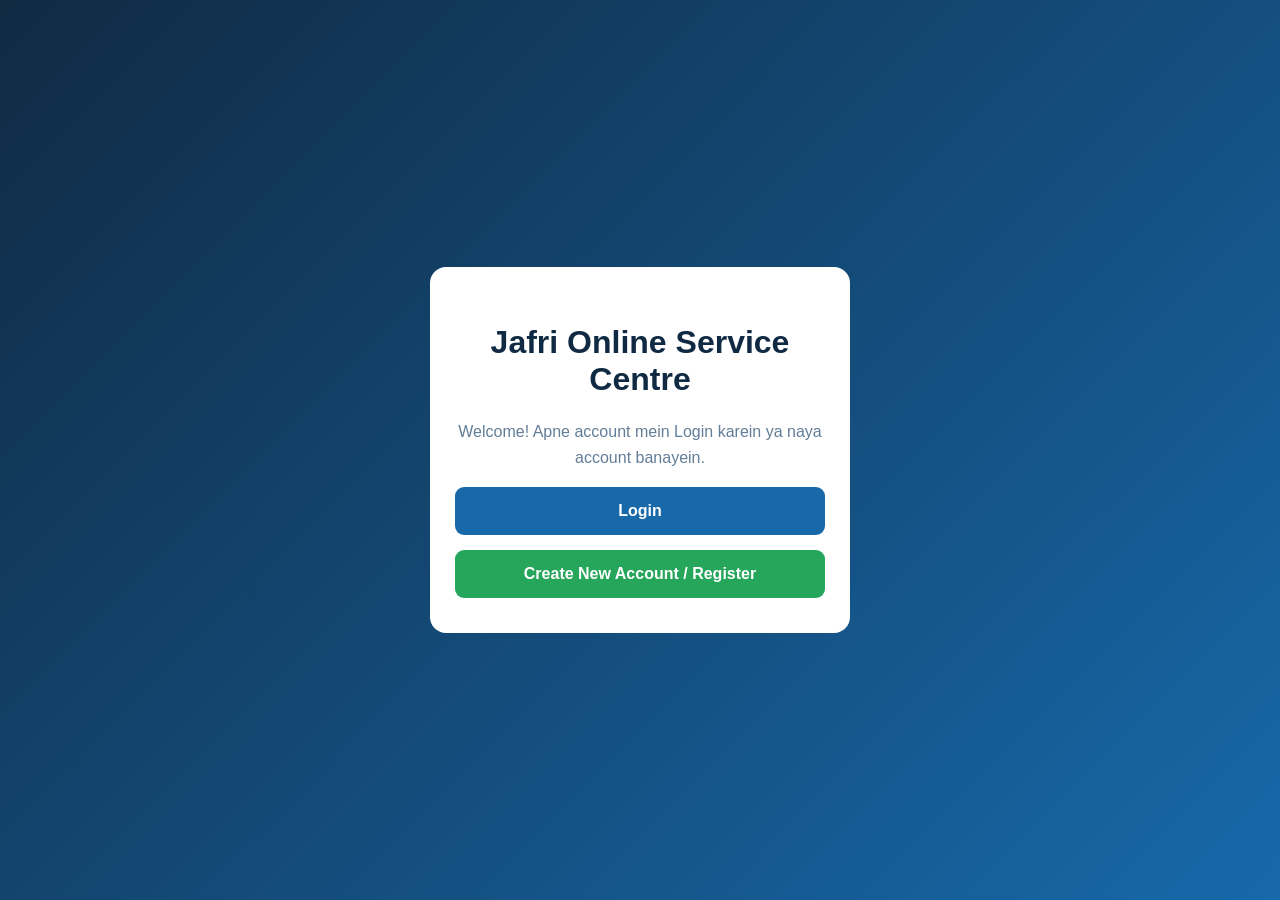
<file: index.html>
<!DOCTYPE html>
<html lang="en">
<head>
  <meta charset="UTF-8">
  <meta name="viewport" content="width=device-width, initial-scale=1.0">
  <title>Welcome - Jafri Online Service Centre</title>
  <style>
    body {
      margin: 0;
      font-family: Arial, sans-serif;
      background: linear-gradient(135deg, #102a43, #1769aa);
      min-height: 100vh;
      display: flex;
      align-items: center;
      justify-content: center;
      padding: 20px;
      box-sizing: border-box;
    }
    .welcome {
      background: white;
      width: 100%;
      max-width: 420px;
      padding: 35px 25px;
      border-radius: 16px;
      text-align: center;
      box-sizing: border-box;
    }
    h1 { color: #102a43; }
    p { color: #627d98; line-height: 1.6; }
    a {
      display: block;
      padding: 15px;
      margin-top: 15px;
      border-radius: 9px;
      text-decoration: none;
      font-weight: bold;
      color: white;
      background: #1769aa;
    }
    .register { background: #25a65a; }
  </style>
</head>
<body>
  <div class="welcome">
    <h1>Jafri Online Service Centre</h1>
    <p>Welcome! Apne account mein Login karein ya naya account banayein.</p>
    <a href="login.html">Login</a>
    <a href="register.html" class="register">Create New Account / Register</a>
  </div>
</body>
</html>
</file>
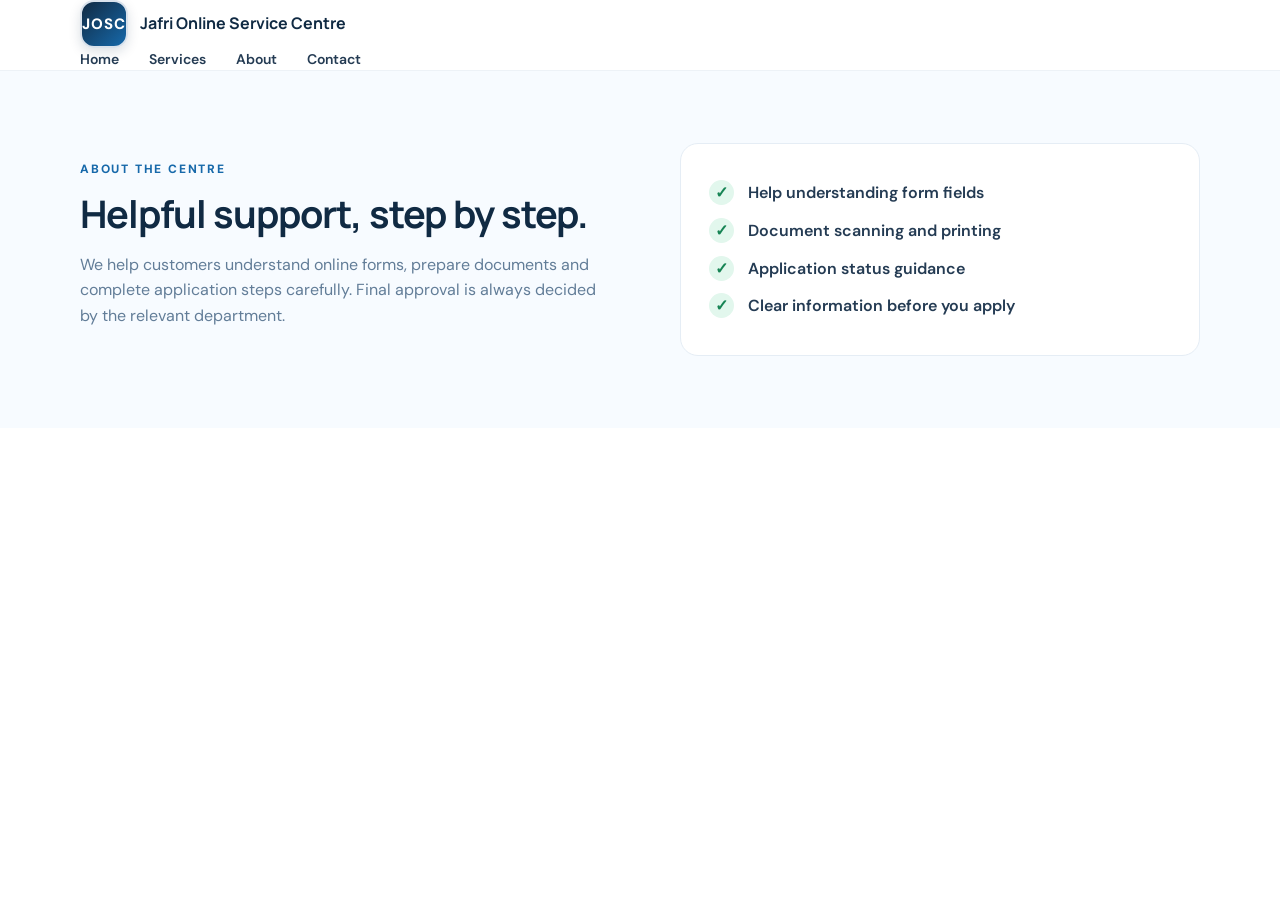
<file: about.html>
<!DOCTYPE html>
<html lang="en">
<head>
  <meta charset="UTF-8">
  <meta name="viewport" content="width=device-width, initial-scale=1.0">
  <title>About Us - Jafri Online Service Centre</title>
  <link rel="stylesheet" href="style.css">
</head>
<body>

  <header class="site-header">
    <div class="container header-inner">
      <a class="brand" href="index.html">
        <span class="brand-mark">JOSC</span>
        <div>
          <strong>Jafri Online Service Centre</strong>
        </div>
      </a>

      <nav>
        <a href="index.html">Home</a>
        <a href="services.html">Services</a>
        <a href="about.html">About</a>
        <a href="index.html#contact">Contact</a>
      </nav>
    </div>
  </header>

  <main>
    <section class="about-section" id="about">
      <div class="container about-grid">
        <div>
          <span class="eyebrow">ABOUT THE CENTRE</span>
          <h2>Helpful support, step by step.</h2>
          <p>We help customers understand online forms, prepare documents and complete application steps carefully. Final approval is always decided by the relevant department.</p>
        </div>
        <div class="check-list">
          <p><span>✓</span> Help understanding form fields</p>
          <p><span>✓</span> Document scanning and printing</p>
          <p><span>✓</span> Application status guidance</p>
          <p><span>✓</span> Clear information before you apply</p>
        </div>
      </div>
    </section>
  </main>

</body>
</html>
</file>
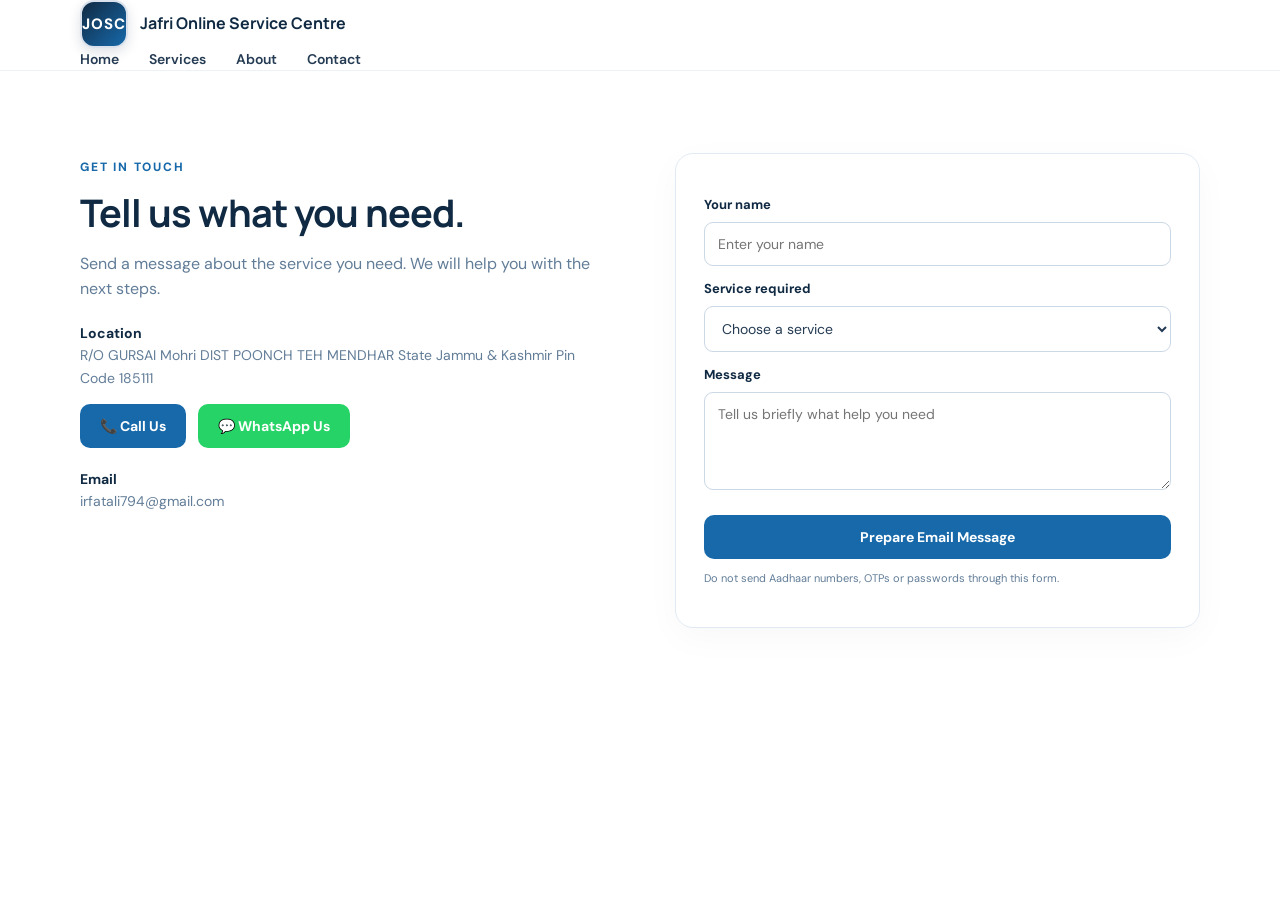
<file: contact.html>
<!DOCTYPE html>
<html lang="en">
<head>
  <meta charset="UTF-8">
  <meta name="viewport" content="width=device-width, initial-scale=1.0">
  <title>Contact Us - Jafri Online Service Centre</title>
  <link rel="stylesheet" href="style.css">
</head>
<body>

  <header class="site-header">
    <div class="container header-inner">
      <a class="brand" href="index.html">
        <span class="brand-mark">JOSC</span>
        <div>
          <strong>Jafri Online Service Centre</strong>
        </div>
      </a>

      <nav>
        <a href="index.html">Home</a>
        <a href="services.html">Services</a>
        <a href="about.html">About</a>
        <a href="contact.html">Contact</a>
      </nav>
    </div>
  </header>

  <main>
    <section class="section contact-section" id="contact">
      <div class="container contact-grid">
        <div>
          <span class="eyebrow">GET IN TOUCH</span>
          <h2>Tell us what you need.</h2>
          <p>Send a message about the service you need. We will help you with the next steps.</p>

          <div class="contact-detail">
            <strong>Location</strong>
            <span>R/O GURSAI Mohri DIST POONCH TEH MENDHAR State Jammu & Kashmir Pin Code 185111</span>
          </div>

          
<div class="contact-buttons">
  <a class="btn btn-primary" href="tel:+918492899651">📞 Call Us</a>
  <a class="btn btn-whatsapp" href="https://wa.me/918492899651" target="_blank">💬 WhatsApp Us</a>
</div>

          <div class="contact-detail">
            <strong>Email</strong>
            <span>irfatali794@gmail.com</span>
          </div>
        </div>

        <form class="contact-form" id="contactForm">
          <label for="name">Your name</label>
          <input id="name" name="name" required placeholder="Enter your name">

          <label for="service">Service required</label>
          <select id="service" name="service" required>
            <option value="">Choose a service</option>
            <option>Certificate</option>
            <option>Aadhaar / PAN</option>
            <option>Labour / e-Shram</option>
            <option>Government form</option>
            <option>Ration / Pension</option>
            <option>Print / Scan / Copy</option>
            <option>Other</option>
          </select>

          <label for="message">Message</label>
          <textarea id="message" name="message" rows="4" placeholder="Tell us briefly what help you need"></textarea>

          <button class="btn btn-primary full-width" type="submit">Prepare Email Message</button>
          <p class="form-note">Do not send Aadhaar numbers, OTPs or passwords through this form.</p>
        </form>
      </div>
    </section>
  </main>

  <script>
    document.getElementById("contactForm").addEventListener("submit", function(event) {
      event.preventDefault();
      const name = document.getElementById("name").value;
      const service = document.getElementById("service").value;
      const message = document.getElementById("message").value;
      const subject = encodeURIComponent("Contact Request - " + service);
      const body = encodeURIComponent("Name: " + name + "\nService: " + service + "\nMessage: " + message);
      window.location.href = "mailto:irfatali794@gmail.com?subject=" + subject + "&body=" + body;
    });
  </script>

</body>
</html>
</file>
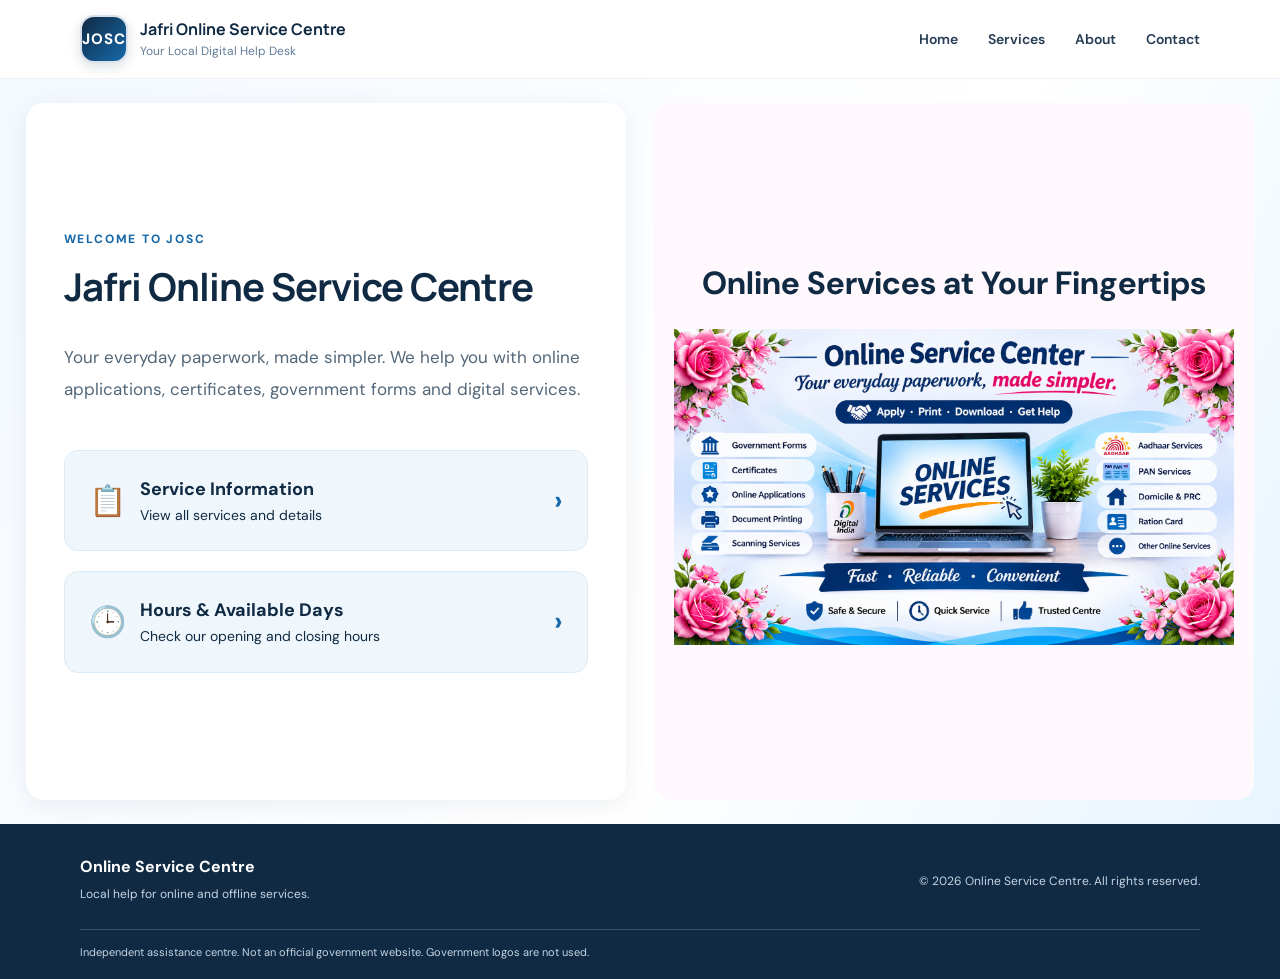
<file: home.html>
<!DOCTYPE html>
<html lang="en">
<head>
  <meta charset="UTF-8">
  <meta name="google-site-verification" content="uFJjeN5kibCkyWEzE-nyCIuhPd5Ew3aZh8RBdYWUajY" />
  <meta name="viewport" content="width=device-width, initial-scale=1.0">
  <meta name="description" content="Online and offline citizen services, document assistance, application forms and printing services.">
  <title>Jafri Online Service Centre</title>
  <link rel="stylesheet" href="style.css">
</head>
<body>
  <header class="site-header">
    <div class="container nav-wrap">
      <a class="brand" href="#home" aria-label="Online Service Centre home">
        <span class="brand-mark">JOSC</span>
        <span><strong>Jafri Online Service Centre</strong><small>Your Local Digital Help Desk</small></span>
      </a>
      <button class="menu-toggle" id="menuToggle" aria-label="Open navigation" aria-expanded="false">☰</button>
      <nav id="mainNav">
  <a href="#home">Home</a>
  <a href="services.html">Services</a>
  <a href="about.html">About</a>
  <a href="contact.html">Contact</a>
      </nav>
    </div>
  </header>

  <main>
    

<section class="hero" id="home">
  <div class="home-layout">

    
<div class="home-info">
  <span class="eyebrow">WELCOME TO JOSC</span>

  <h1>Jafri Online Service Centre</h1>

  <p>
    Your everyday paperwork, made simpler. We help you with
    online applications, certificates, government forms and
    digital services.
  </p>

  <div class="home-info-links">

    <a href="service-information.html" class="info-card">
      <span class="info-icon">📋</span>
      <span>
        <strong>Service Information</strong>
        <small>View all services and details</small>
      </span>
      <span class="info-arrow">›</span>
    </a>

    <a href="hours.html" class="info-card">
      <span class="info-icon">🕒</span>
      <span>
        <strong>Hours & Available Days</strong>
        <small>Check our opening and closing hours</small>
      </span>
      <span class="info-arrow">›</span>
    </a>

  </div>
</div>

    <div class="home-poster">
      <h2>Online Services at Your Fingertips</h2>
      <img
        src="file_00000000cecc8211b79305c9299bf302.png"
        alt="Jafri Online Service Centre Poster"
        class="welcome-image"
      >
    </div>

  </div>
</section>
    
  </main>

  <footer class="site-footer">
    <div class="container footer-wrap"><div><strong>Online Service Centre</strong><p>Local help for online and offline services.</p></div><p>© <span id="year"></span> Online Service Centre. All rights reserved.</p></div>
    <div class="container disclaimer">Independent assistance centre. Not an official government website. Government logos are not used.</div>
  </footer>
  <script src="script.js"></script>
</body>
</html>
</file>
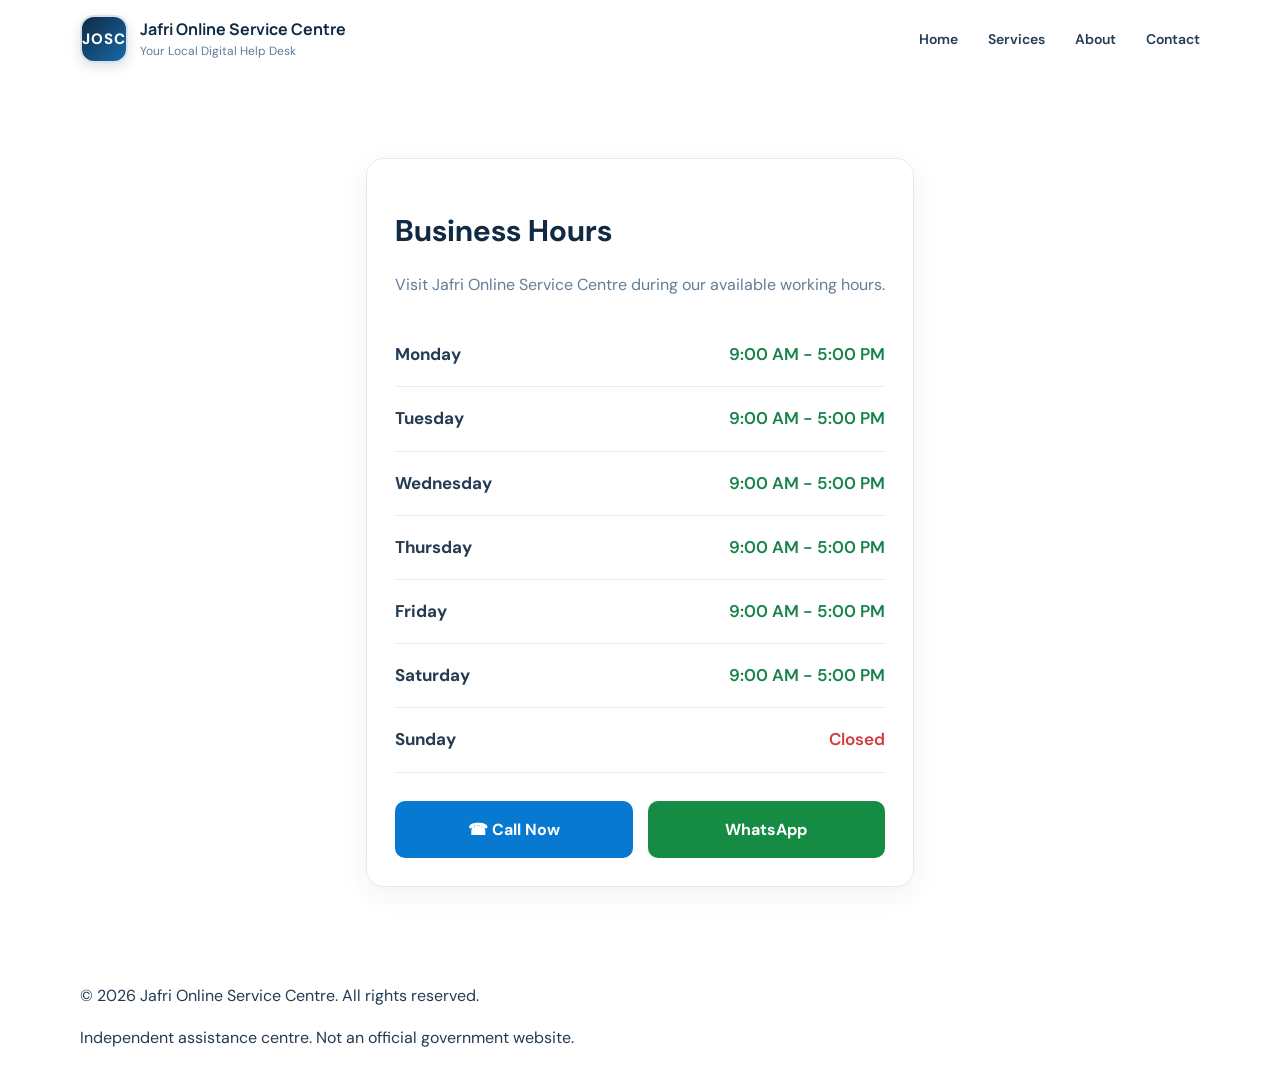
<file: hours.html>
<!DOCTYPE html>
<html lang="en">
<head>
  <meta charset="UTF-8">
  <meta name="viewport" content="width=device-width, initial-scale=1.0">
  <title>Business Hours - Jafri Online Service Centre</title>
  <link rel="stylesheet" href="style.css">

  <style>
    .hours-page {
      max-width: 850px;
      margin: 55px auto;
      padding: 25px;
    }

    .hours-card {
      background: #fff;
      border: 1px solid #e5eaf0;
      border-radius: 18px;
      padding: 28px;
      box-shadow: 0 8px 28px #102a4310;
    }

    .hours-card h1 {
      color: #102a43;
      font-size: 30px;
      margin-bottom: 10px;
    }

    .hours-intro {
      color: #627d98;
      margin-bottom: 25px;
      line-height: 1.7;
    }

    .hours-row {
      display: flex;
      justify-content: space-between;
      align-items: center;
      gap: 12px;
      padding: 18px 0;
      border-bottom: 1px solid #e8edf2;
      color: #243b53;
      font-size: 17px;
    }

    .hours-row:last-child {
      border-bottom: none;
    }

    .hours-time {
      font-weight: 600;
      text-align: right;
    }

    .closed {
      color: #d33b3b;
    }

    .open {
      color: #16834a;
    }

    .hours-actions {
      display: flex;
      gap: 15px;
      margin-top: 28px;
    }

    .hours-actions a {
      flex: 1;
      text-align: center;
      padding: 16px 10px;
      border-radius: 10px;
      color: white;
      text-decoration: none;
      font-weight: 700;
    }

    .call-button {
      background: #0879d1;
    }

    .whatsapp-button {
      background: #168b43;
    }

    @media(max-width: 600px) {
      .hours-page {
        margin: 25px auto;
        padding: 15px;
      }

      .hours-card {
        padding: 20px;
      }

      .hours-card h1 {
        font-size: 25px;
      }

      .hours-row {
        font-size: 15px;
      }

      .hours-actions {
        flex-direction: column;
      }
    }
  </style>
</head>

<body>

<header>
  <div class="container nav-wrap">
    <a class="brand" href="index.html">
      <span class="brand-mark">JOSC</span>
      <span>
        <strong>Jafri Online Service Centre</strong>
        <small>Your Local Digital Help Desk</small>
      </span>
    </a>

    <button class="menu-toggle" id="menuToggle"
      aria-label="Open navigation" aria-expanded="false">☰</button>

    <nav id="mainNav">
      <a href="index.html">Home</a>
      <a href="services.html">Services</a>
      <a href="about.html">About</a>
      <a href="contact.html">Contact</a>
    </nav>
  </div>
</header>

<main class="hours-page">
  <div class="hours-card">

    <h1>Business Hours</h1>
    <p class="hours-intro">
      Visit Jafri Online Service Centre during our available working hours.
    </p>

    <div class="hours-row">
      <strong>Monday</strong>
      <span class="hours-time open">9:00 AM - 5:00 PM</span>
    </div>

    <div class="hours-row">
      <strong>Tuesday</strong>
      <span class="hours-time open">9:00 AM - 5:00 PM</span>
    </div>

    <div class="hours-row">
      <strong>Wednesday</strong>
      <span class="hours-time open">9:00 AM - 5:00 PM</span>
    </div>

    <div class="hours-row">
      <strong>Thursday</strong>
      <span class="hours-time open">9:00 AM - 5:00 PM</span>
    </div>

    <div class="hours-row">
      <strong>Friday</strong>
      <span class="hours-time open">9:00 AM - 5:00 PM</span>
    </div>

    <div class="hours-row">
      <strong>Saturday</strong>
      <span class="hours-time open">9:00 AM - 5:00 PM</span>
    </div>

    <div class="hours-row">
      <strong>Sunday</strong>
      <span class="hours-time closed">Closed</span>
    </div>

    <div class="hours-actions">
      <a class="call-button" href="tel:+918492899651">☎ Call Now</a>
      <a class="whatsapp-button"
         href="https://wa.me/918492899651">WhatsApp</a>
    </div>

  </div>
</main>

<footer>
  <div class="container">
    <p>© 2026 Jafri Online Service Centre. All rights reserved.</p>
    <p>Independent assistance centre. Not an official government website.</p>
  </div>
</footer>

<script>
  const menuToggle = document.getElementById('menuToggle');
  const mainNav = document.getElementById('mainNav');

  menuToggle.addEventListener('click', function() {
    mainNav.classList.toggle('open');
    menuToggle.setAttribute(
      'aria-expanded',
      mainNav.classList.contains('open')
    );
  });
</script>

</body>
  </html>
</file>
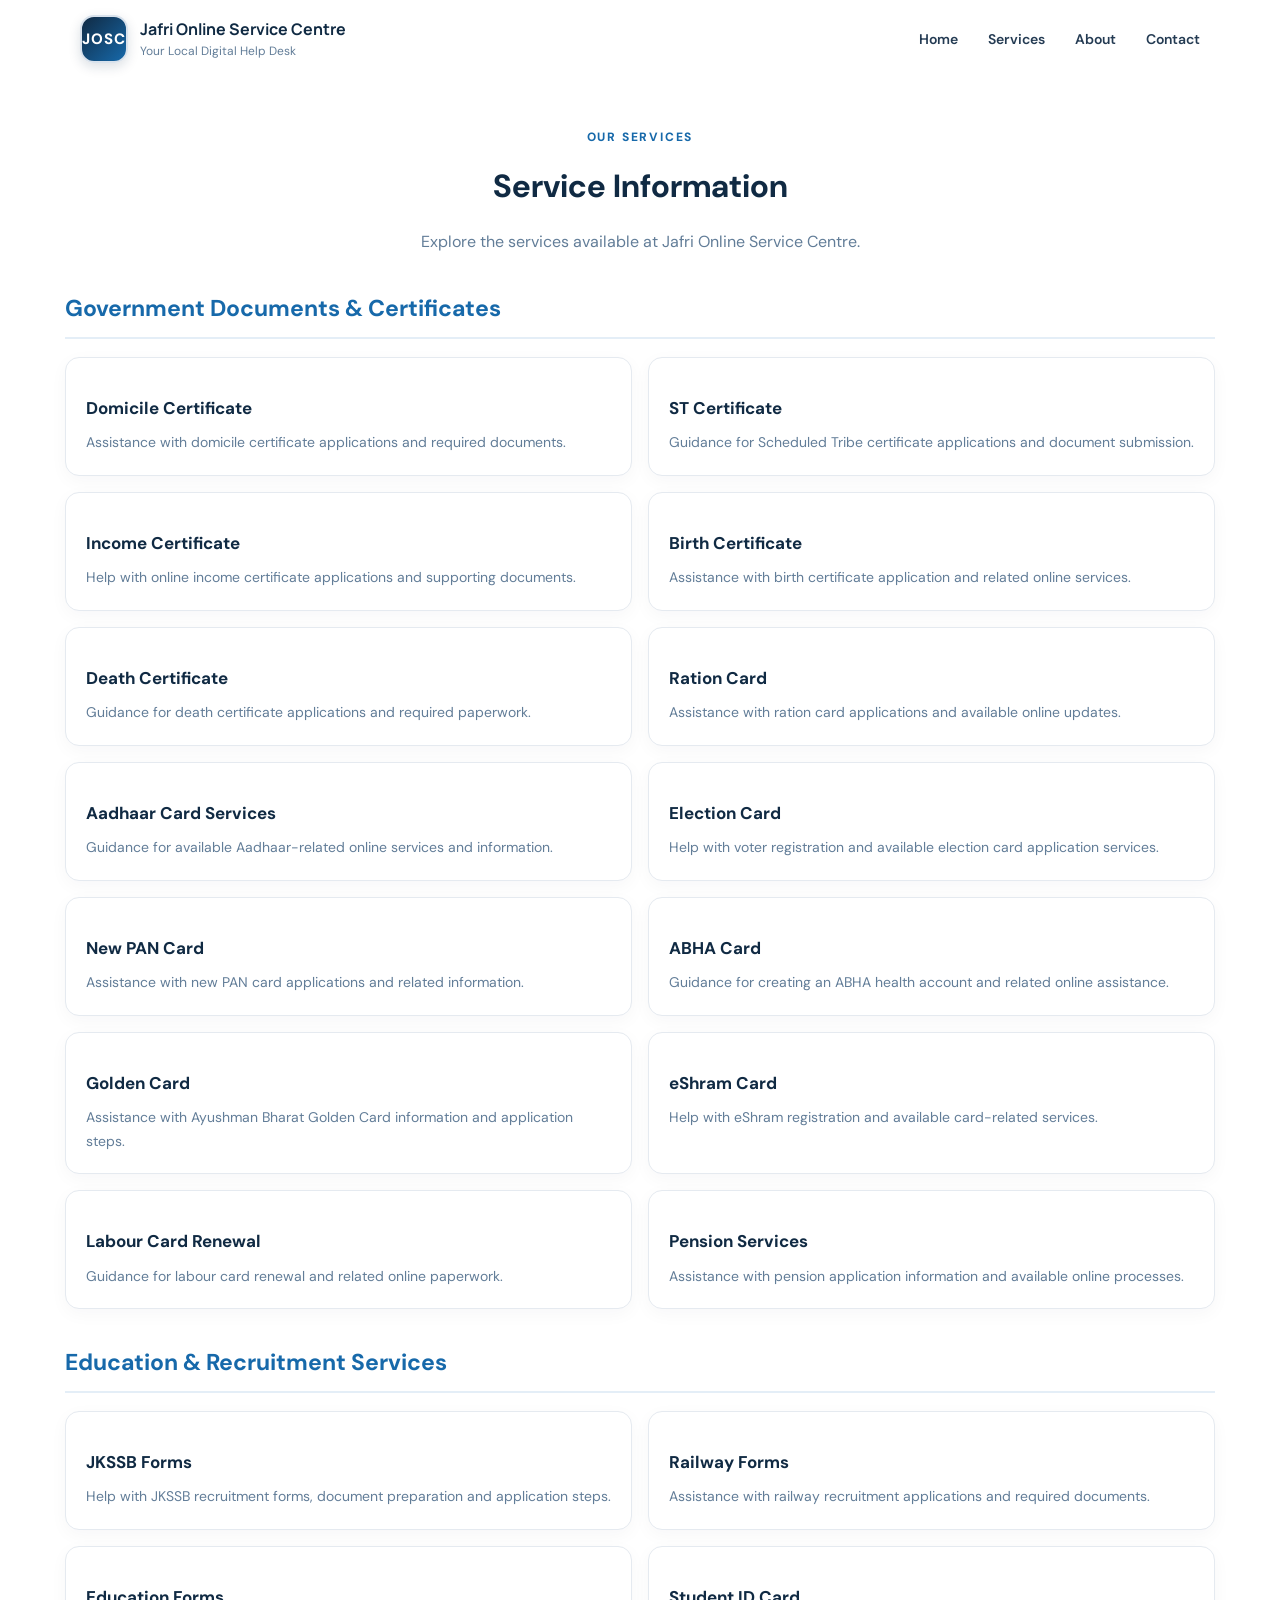
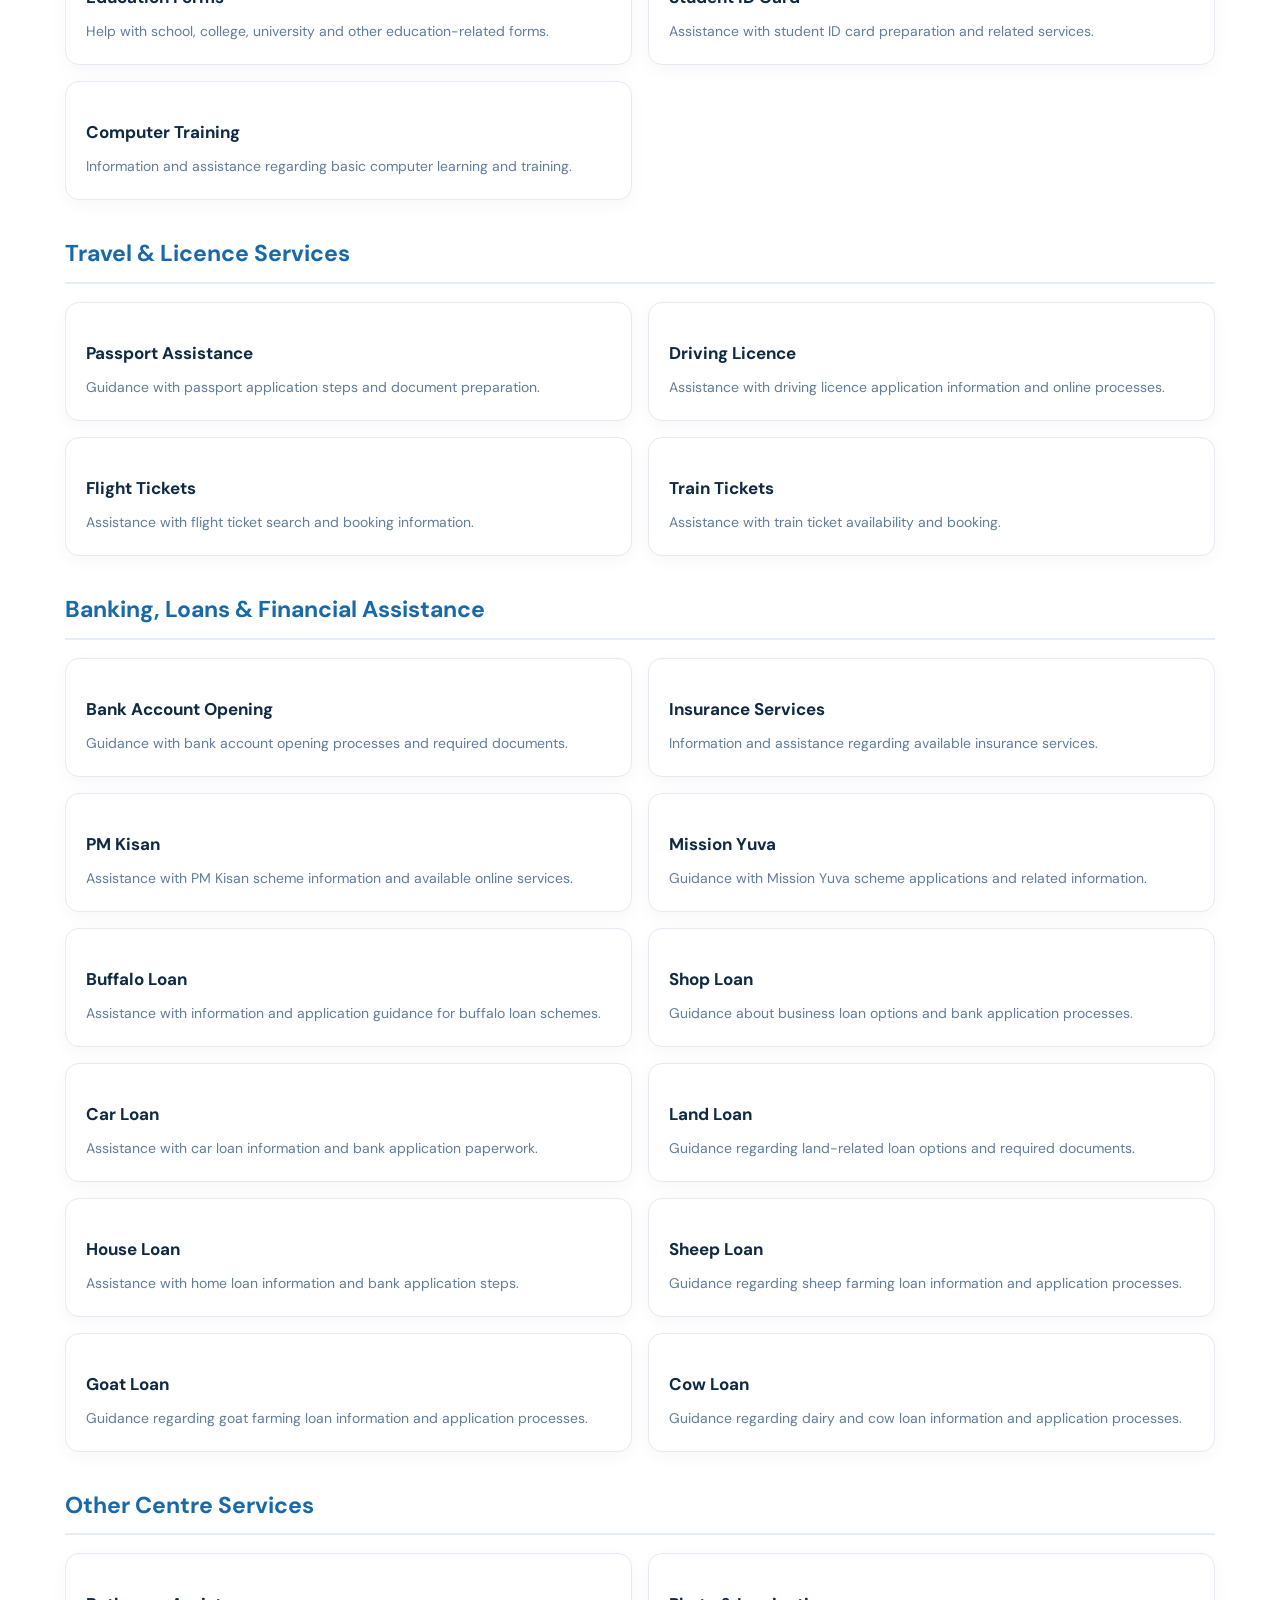
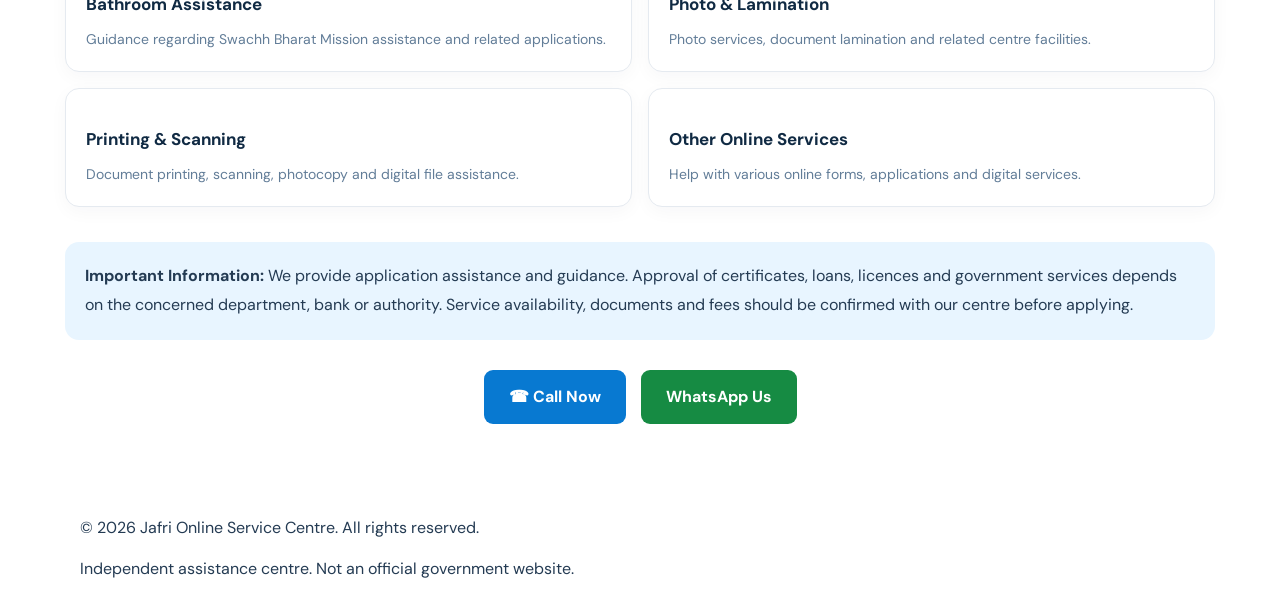
<file: service-information.html>
<!DOCTYPE html>
<html lang="en">
<head>
  <meta charset="UTF-8">
  <meta name="viewport" content="width=device-width, initial-scale=1.0">
  <title>Service Information - Jafri Online Service Centre</title>
  <link rel="stylesheet" href="style.css">

  <style>
    .service-info-page {
      width: min(100% - 30px, 1150px);
      margin: 45px auto;
    }

    .service-info-heading {
      text-align: center;
      margin-bottom: 35px;
    }

    .service-info-heading h1 {
      color: #102a43;
      font-size: 32px;
      margin: 12px 0;
    }

    .service-info-heading p {
      color: #627d98;
      line-height: 1.7;
    }

    .info-category {
      margin-bottom: 35px;
    }

    .info-category h2 {
      color: #1769aa;
      font-size: 23px;
      margin-bottom: 18px;
      border-bottom: 2px solid #e4eef7;
      padding-bottom: 10px;
    }

    .info-service-grid {
      display: grid;
      grid-template-columns: repeat(2, 1fr);
      gap: 16px;
    }

    .info-service-item {
      background: #fff;
      border: 1px solid #e5eaf0;
      border-radius: 14px;
      padding: 20px;
      box-shadow: 0 5px 18px #102a4309;
    }

    .info-service-item h3 {
      color: #102a43;
      font-size: 17px;
      margin-bottom: 9px;
    }

    .info-service-item p {
      color: #627d98;
      font-size: 14px;
      line-height: 1.7;
      margin: 0;
    }

    .service-info-note {
      background: #e8f5ff;
      color: #243b53;
      padding: 20px;
      border-radius: 14px;
      line-height: 1.8;
      margin: 25px 0;
    }

    .service-contact {
      display: flex;
      justify-content: center;
      gap: 15px;
      flex-wrap: wrap;
      margin: 30px 0;
    }

    .service-contact a {
      padding: 14px 25px;
      border-radius: 9px;
      color: white;
      text-decoration: none;
      font-weight: 700;
    }

    .service-call {
      background: #0879d1;
    }

    .service-whatsapp {
      background: #168b43;
    }

    @media(max-width: 650px) {
      .service-info-page {
        margin: 28px auto;
      }

      .service-info-heading h1 {
        font-size: 26px;
      }

      .info-service-grid {
        grid-template-columns: 1fr;
      }

      .info-category h2 {
        font-size: 20px;
      }
    }
  </style>
</head>

<body>

<header>
  <div class="container nav-wrap">
    <a class="brand" href="index.html">
      <span class="brand-mark">JOSC</span>
      <span>
        <strong>Jafri Online Service Centre</strong>
        <small>Your Local Digital Help Desk</small>
      </span>
    </a>

    <button class="menu-toggle" id="menuToggle"
      aria-label="Open navigation" aria-expanded="false">☰</button>

    <nav id="mainNav">
      <a href="index.html">Home</a>
      <a href="services.html">Services</a>
      <a href="about.html">About</a>
      <a href="contact.html">Contact</a>
    </nav>
  </div>
</header>

<main class="service-info-page">

  <div class="service-info-heading">
    <span class="eyebrow">OUR SERVICES</span>
    <h1>Service Information</h1>
    <p>Explore the services available at Jafri Online Service Centre.</p>
  </div>

  <section class="info-category">
    <h2>Government Documents & Certificates</h2>
    <div class="info-service-grid">

      <article class="info-service-item">
        <h3>Domicile Certificate</h3>
        <p>Assistance with domicile certificate applications and required documents.</p>
      </article>

      <article class="info-service-item">
        <h3>ST Certificate</h3>
        <p>Guidance for Scheduled Tribe certificate applications and document submission.</p>
      </article>

      <article class="info-service-item">
        <h3>Income Certificate</h3>
        <p>Help with online income certificate applications and supporting documents.</p>
      </article>

      <article class="info-service-item">
        <h3>Birth Certificate</h3>
        <p>Assistance with birth certificate application and related online services.</p>
      </article>

      <article class="info-service-item">
        <h3>Death Certificate</h3>
        <p>Guidance for death certificate applications and required paperwork.</p>
      </article>

      <article class="info-service-item">
        <h3>Ration Card</h3>
        <p>Assistance with ration card applications and available online updates.</p>
      </article>

      <article class="info-service-item">
        <h3>Aadhaar Card Services</h3>
        <p>Guidance for available Aadhaar-related online services and information.</p>
      </article>

      <article class="info-service-item">
        <h3>Election Card</h3>
        <p>Help with voter registration and available election card application services.</p>
      </article>

      <article class="info-service-item">
        <h3>New PAN Card</h3>
        <p>Assistance with new PAN card applications and related information.</p>
      </article>

      <article class="info-service-item">
        <h3>ABHA Card</h3>
        <p>Guidance for creating an ABHA health account and related online assistance.</p>
      </article>

      <article class="info-service-item">
        <h3>Golden Card</h3>
        <p>Assistance with Ayushman Bharat Golden Card information and application steps.</p>
      </article>

      <article class="info-service-item">
        <h3>eShram Card</h3>
        <p>Help with eShram registration and available card-related services.</p>
      </article>

      <article class="info-service-item">
        <h3>Labour Card Renewal</h3>
        <p>Guidance for labour card renewal and related online paperwork.</p>
      </article>

      <article class="info-service-item">
        <h3>Pension Services</h3>
        <p>Assistance with pension application information and available online processes.</p>
      </article>

    </div>
  </section>

  <section class="info-category">
    <h2>Education & Recruitment Services</h2>
    <div class="info-service-grid">

      <article class="info-service-item">
        <h3>JKSSB Forms</h3>
        <p>Help with JKSSB recruitment forms, document preparation and application steps.</p>
      </article>

      <article class="info-service-item">
        <h3>Railway Forms</h3>
        <p>Assistance with railway recruitment applications and required documents.</p>
      </article>

      <article class="info-service-item">
        <h3>Education Forms</h3>
        <p>Help with school, college, university and other education-related forms.</p>
      </article>

      <article class="info-service-item">
        <h3>Student ID Card</h3>
        <p>Assistance with student ID card preparation and related services.</p>
      </article>

      <article class="info-service-item">
        <h3>Computer Training</h3>
        <p>Information and assistance regarding basic computer learning and training.</p>
      </article>

    </div>
  </section>

  <section class="info-category">
    <h2>Travel & Licence Services</h2>
    <div class="info-service-grid">

      <article class="info-service-item">
        <h3>Passport Assistance</h3>
        <p>Guidance with passport application steps and document preparation.</p>
      </article>

      <article class="info-service-item">
        <h3>Driving Licence</h3>
        <p>Assistance with driving licence application information and online processes.</p>
      </article>

      <article class="info-service-item">
        <h3>Flight Tickets</h3>
        <p>Assistance with flight ticket search and booking information.</p>
      </article>

      <article class="info-service-item">
        <h3>Train Tickets</h3>
        <p>Assistance with train ticket availability and booking.</p>
      </article>

    </div>
  </section>

  <section class="info-category">
    <h2>Banking, Loans & Financial Assistance</h2>
    <div class="info-service-grid">

      <article class="info-service-item">
        <h3>Bank Account Opening</h3>
        <p>Guidance with bank account opening processes and required documents.</p>
      </article>

      <article class="info-service-item">
        <h3>Insurance Services</h3>
        <p>Information and assistance regarding available insurance services.</p>
      </article>

      <article class="info-service-item">
        <h3>PM Kisan</h3>
        <p>Assistance with PM Kisan scheme information and available online services.</p>
      </article>

      <article class="info-service-item">
        <h3>Mission Yuva</h3>
        <p>Guidance with Mission Yuva scheme applications and related information.</p>
      </article>

      <article class="info-service-item">
        <h3>Buffalo Loan</h3>
        <p>Assistance with information and application guidance for buffalo loan schemes.</p>
      </article>

      <article class="info-service-item">
        <h3>Shop Loan</h3>
        <p>Guidance about business loan options and bank application processes.</p>
      </article>

      <article class="info-service-item">
        <h3>Car Loan</h3>
        <p>Assistance with car loan information and bank application paperwork.</p>
      </article>

      <article class="info-service-item">
        <h3>Land Loan</h3>
        <p>Guidance regarding land-related loan options and required documents.</p>
      </article>

      <article class="info-service-item">
        <h3>House Loan</h3>
        <p>Assistance with home loan information and bank application steps.</p>
      </article>

      <article class="info-service-item">
        <h3>Sheep Loan</h3>
        <p>Guidance regarding sheep farming loan information and application processes.</p>
      </article>

      <article class="info-service-item">
        <h3>Goat Loan</h3>
        <p>Guidance regarding goat farming loan information and application processes.</p>
      </article>

      <article class="info-service-item">
        <h3>Cow Loan</h3>
        <p>Guidance regarding dairy and cow loan information and application processes.</p>
      </article>

    </div>
  </section>

  <section class="info-category">
    <h2>Other Centre Services</h2>
    <div class="info-service-grid">

      <article class="info-service-item">
        <h3>Bathroom Assistance</h3>
        <p>Guidance regarding Swachh Bharat Mission assistance and related applications.</p>
      </article>

      <article class="info-service-item">
        <h3>Photo & Lamination</h3>
        <p>Photo services, document lamination and related centre facilities.</p>
      </article>

      <article class="info-service-item">
        <h3>Printing & Scanning</h3>
        <p>Document printing, scanning, photocopy and digital file assistance.</p>
      </article>

      <article class="info-service-item">
        <h3>Other Online Services</h3>
        <p>Help with various online forms, applications and digital services.</p>
      </article>

    </div>
  </section>

  <div class="service-info-note">
    <strong>Important Information:</strong>
    We provide application assistance and guidance. Approval of certificates,
    loans, licences and government services depends on the concerned
    department, bank or authority. Service availability, documents and fees
    should be confirmed with our centre before applying.
  </div>

  <div class="service-contact">
    <a class="service-call" href="tel:+918492899651">☎ Call Now</a>
    <a class="service-whatsapp"
       href="https://wa.me/918492899651">WhatsApp Us</a>
  </div>

</main>

<footer>
  <div class="container">
    <p>© 2026 Jafri Online Service Centre. All rights reserved.</p>
    <p>Independent assistance centre. Not an official government website.</p>
  </div>
</footer>

<script>
  const menuToggle = document.getElementById('menuToggle');
  const mainNav = document.getElementById('mainNav');

  menuToggle.addEventListener('click', function() {
    mainNav.classList.toggle('open');
    menuToggle.setAttribute(
      'aria-expanded',
      mainNav.classList.contains('open')
    );
  });
</script>

</body>
  </html>
</file>
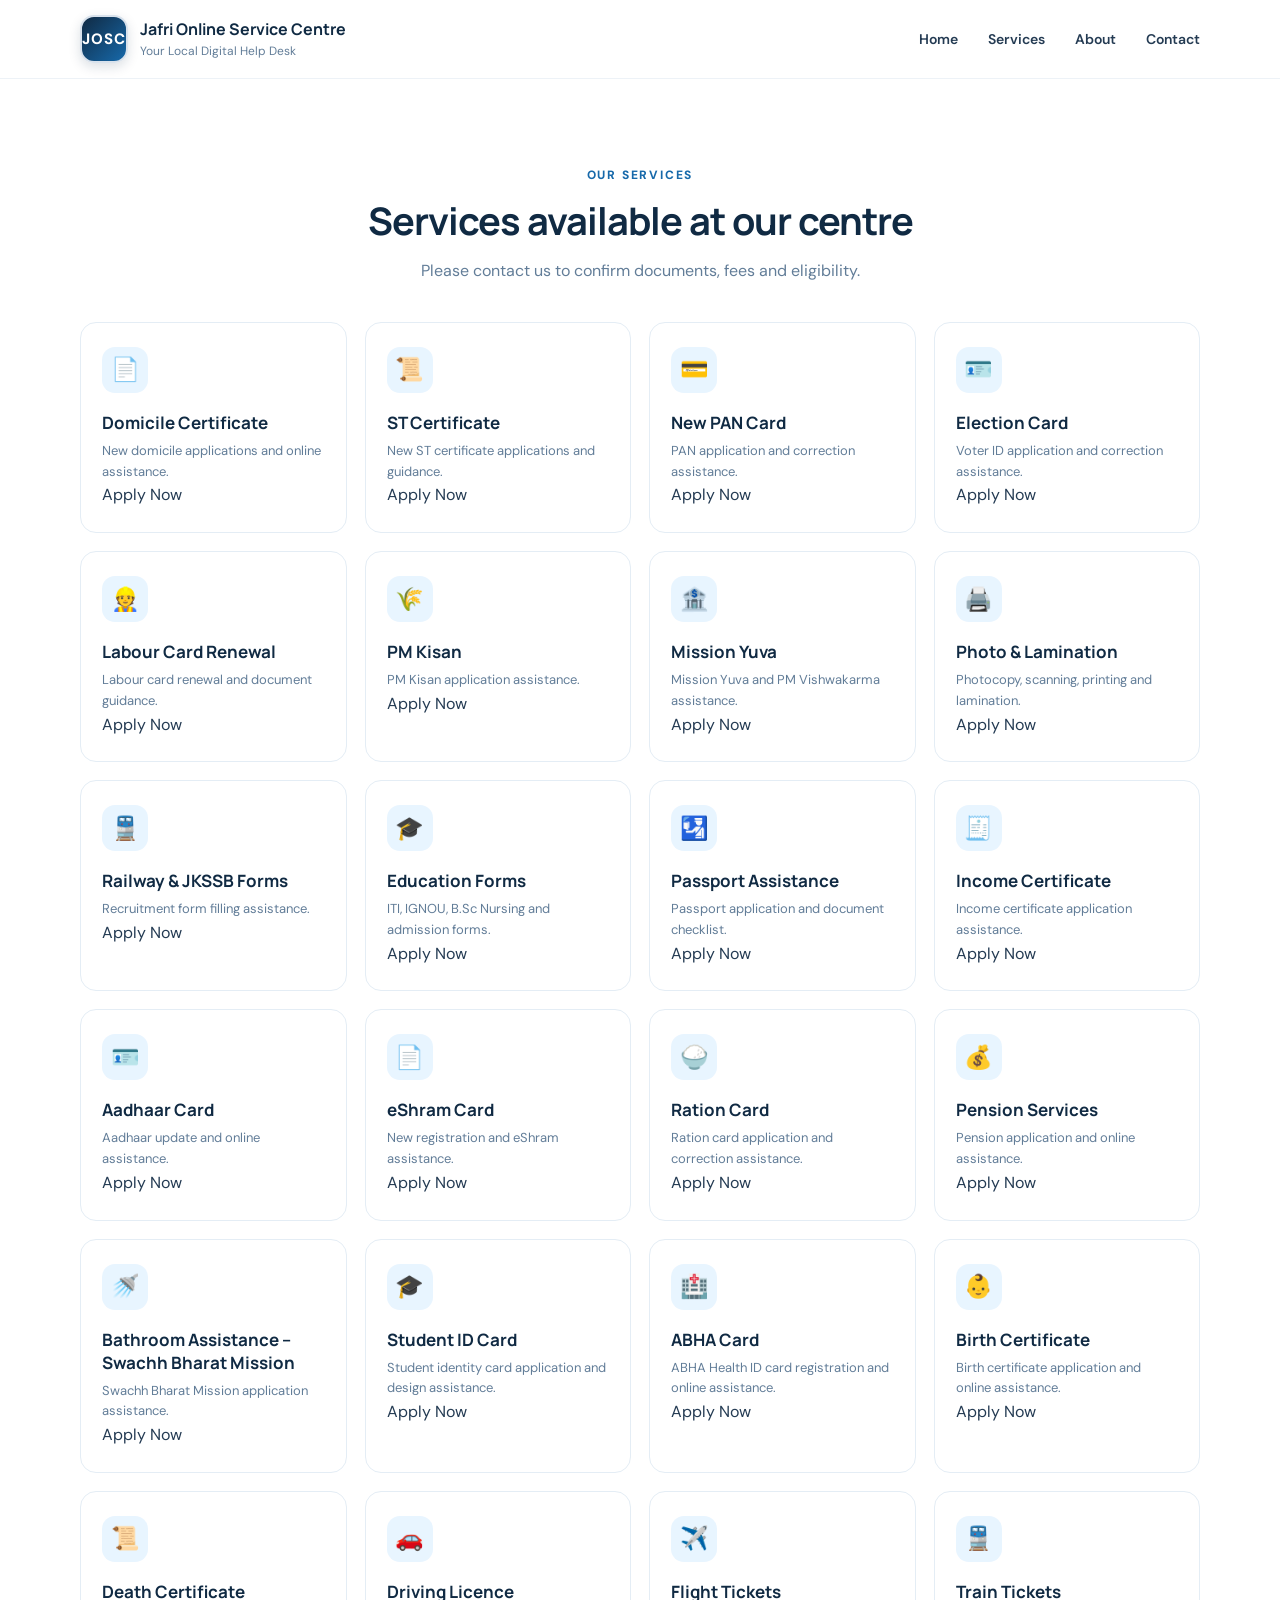
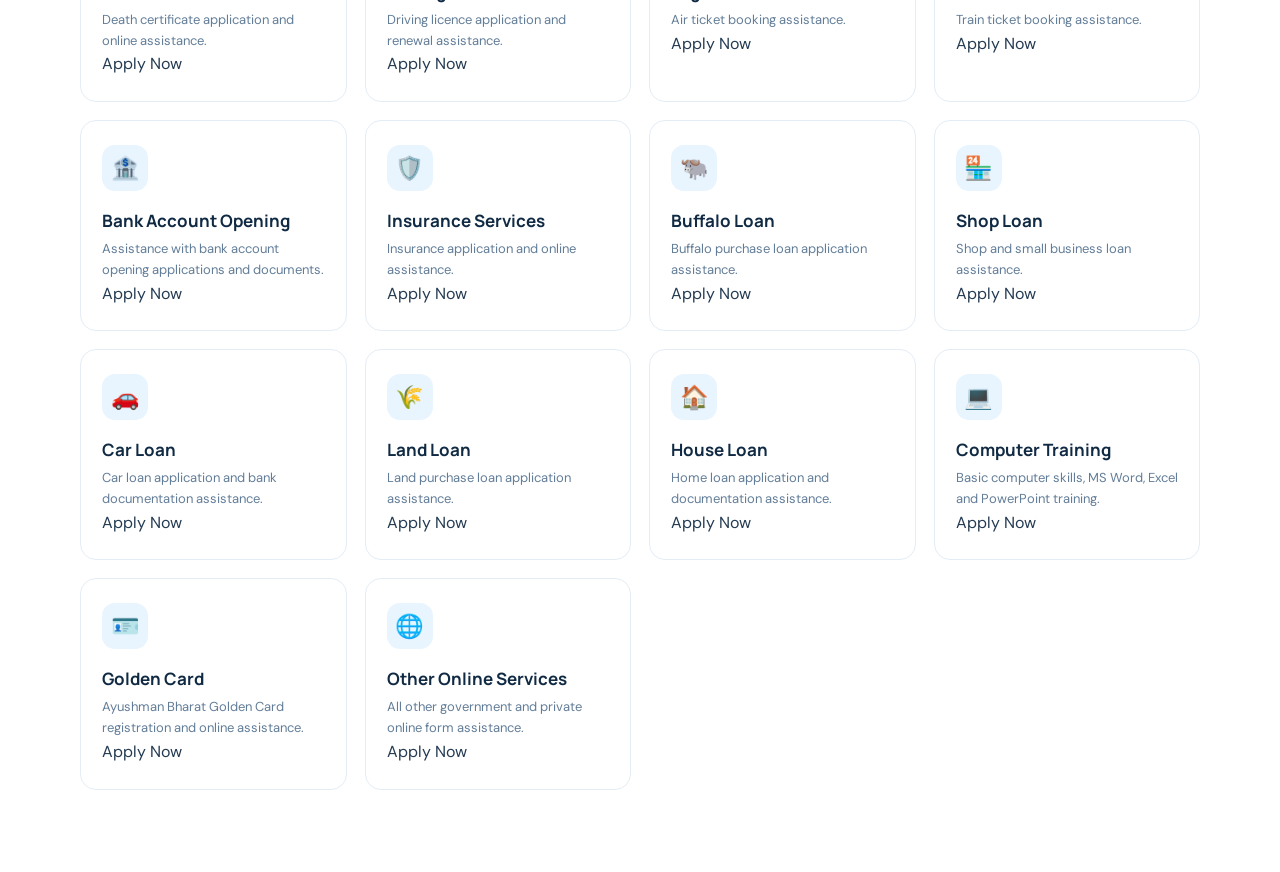
<file: services.html>
<!DOCTYPE html>
<html lang="en">
<head>
  <meta charset="UTF-8">
  <meta name="viewport" content="width=device-width, initial-scale=1.0">
  <title>Services | Jafri Online Service Centre</title>
  <link rel="stylesheet" href="style.css">
</head>
<body>
  <header class="site-header">
    
<div class="container nav-wrap">
  <a class="brand" href="index.html">
    <span class="brand-mark">JOSC</span>
    <span><strong>Jafri Online Service Centre</strong><small>Your Local Digital Help Desk</small></span>
  </a>

  <button class="menu-toggle" id="menuToggle" aria-label="Open navigation" aria-expanded="false">☰</button>

  <nav id="mainNav">
    <a href="index.html">Home</a>
    <a href="services.html">Services</a>
    <a href="about.html">About</a>
    <a href="contact.html">Contact</a>
  </nav>
</div>
  </header>
  

  <main>
    <section class="section" id="services">
      <div class="container">
        <div class="section-heading">
          <span class="eyebrow">OUR SERVICES</span>
          <h2>Services available at our centre</h2>
          <p>Please contact us to confirm documents, fees and eligibility.</p>
        </div>
        <div class="service-grid">
          <article class="service-card"><span class="service-icon">📄</span><h3>Domicile Certificate</h3><p>New domicile applications and online assistance.</p><a class="apply-btn" href="https://wa.me/918492899651?text=I%20want%20Domicile%20Certificate" target="_blank" rel="noopener noreferrer">Apply Now</a></article>
          <article class="service-card"><span class="service-icon">📜</span><h3>ST Certificate</h3><p>New ST certificate applications and guidance.</p><a class="apply-btn" href="https://wa.me/918492899651?text=I%20want%20ST%20Certificate" target="_blank" rel="noopener noreferrer">Apply Now</a></article>
          <article class="service-card"><span class="service-icon">💳</span><h3>New PAN Card</h3><p>PAN application and correction assistance.</p><a class="apply-btn" href="https://wa.me/918492899651?text=I%20want%20PAN%20Card" target="_blank" rel="noopener noreferrer">Apply Now</a></article>
          <article class="service-card"><span class="service-icon">🪪</span><h3>Election Card</h3><p>Voter ID application and correction assistance.</p><a class="apply-btn" href="https://wa.me/918492899651?text=I%20want%20Election%20Card" target="_blank" rel="noopener noreferrer">Apply Now</a></article>
          <article class="service-card"><span class="service-icon">👷</span><h3>Labour Card Renewal</h3><p>Labour card renewal and document guidance.</p><a class="apply-btn" href="https://wa.me/918492899651?text=I%20want%20Labour%20Card" target="_blank" rel="noopener noreferrer">Apply Now</a></article>
          <article class="service-card"><span class="service-icon">🌾</span><h3>PM Kisan</h3><p>PM Kisan application assistance.</p><a class="apply-btn" href="https://wa.me/918492899651?text=I%20want%20PM%20Kisan" target="_blank" rel="noopener noreferrer">Apply Now</a></article>
          <article class="service-card"><span class="service-icon">🏦</span><h3>Mission Yuva</h3><p>Mission Yuva and PM Vishwakarma assistance.</p><a class="apply-btn" href="https://wa.me/918492899651?text=I%20want%20Mission%20Yuva" target="_blank" rel="noopener noreferrer">Apply Now</a></article>
          <article class="service-card"><span class="service-icon">🖨️</span><h3>Photo & Lamination</h3><p>Photocopy, scanning, printing and lamination.</p><a class="apply-btn" href="https://wa.me/918492899651?text=I%20want%20Photo%20and%20Lamination" target="_blank" rel="noopener noreferrer">Apply Now</a></article>
          <article class="service-card"><span class="service-icon">🚆</span><h3>Railway & JKSSB Forms</h3><p>Recruitment form filling assistance.</p><a class="apply-btn" href="https://wa.me/918492899651?text=I%20want%20Railway%20and%20JKSSB%20Forms" target="_blank" rel="noopener noreferrer">Apply Now</a></article>
          <article class="service-card"><span class="service-icon">🎓</span><h3>Education Forms</h3><p>ITI, IGNOU, B.Sc Nursing and admission forms.</p><a class="apply-btn" href="https://wa.me/918492899651?text=I%20want%20Education%20Forms" target="_blank" rel="noopener noreferrer">Apply Now</a></article>
          <article class="service-card"><span class="service-icon">🛂</span><h3>Passport Assistance</h3><p>Passport application and document checklist.</p><a class="apply-btn" href="https://wa.me/918492899651?text=I%20want%20Passport%20Assistance" target="_blank" rel="noopener noreferrer">Apply Now</a></article>
          <article class="service-card"><span class="service-icon">🧾</span><h3>Income Certificate</h3><p>Income certificate application assistance.</p><a class="apply-btn" href="https://wa.me/918492899651?text=I%20want%20Income%20Certificate" target="_blank" rel="noopener noreferrer">Apply Now</a></article>
          <article class="service-card"><span class="service-icon">🪪</span><h3>Aadhaar Card</h3><p>Aadhaar update and online assistance.</p><a class="apply-btn" href="https://wa.me/918492899651?text=I%20want%20Aadhaar%20Card" target="_blank" rel="noopener noreferrer">Apply Now</a></article>
          <article class="service-card"><span class="service-icon">📄</span><h3>eShram Card</h3><p>New registration and eShram assistance.</p><a class="apply-btn" href="https://wa.me/918492899651?text=I%20want%20eShram%20Card" target="_blank" rel="noopener noreferrer">Apply Now</a></article>
          <article class="service-card"><span class="service-icon">🍚</span><h3>Ration Card</h3><p>Ration card application and correction assistance.</p><a class="apply-btn" href="https://wa.me/918492899651?text=I%20want%20Ration%20Card" target="_blank" rel="noopener noreferrer">Apply Now</a></article>
          <article class="service-card"><span class="service-icon">💰</span><h3>Pension Services</h3><p>Pension application and online assistance.</p><a class="apply-btn" href="https://wa.me/918492899651?text=I%20want%20Pension%20Services" target="_blank" rel="noopener noreferrer">Apply Now</a></article>
          <article class="service-card"><span class="service-icon">🚿</span><h3>Bathroom Assistance – Swachh Bharat Mission</h3><p>Swachh Bharat Mission application assistance.</p><a class="apply-btn" href="https://wa.me/918492899651?text=I%20want%20Bathroom%20Assistance%20Swachh%20Bharat%20Mission" target="_blank" rel="noopener noreferrer">Apply Now</a></article>
          <article class="service-card"><span class="service-icon">🎓</span><h3>Student ID Card</h3><p>Student identity card application and design assistance.</p><a class="apply-btn" href="https://wa.me/918492899651?text=I%20want%20Student%20ID%20Card" target="_blank" rel="noopener noreferrer">Apply Now</a></article>
          <article class="service-card"><span class="service-icon">🏥</span><h3>ABHA Card</h3><p>ABHA Health ID card registration and online assistance.</p><a class="apply-btn" href="https://wa.me/918492899651?text=I%20want%20ABHA%20Card" target="_blank" rel="noopener noreferrer">Apply Now</a></article>
          <article class="service-card"><span class="service-icon">👶</span><h3>Birth Certificate</h3><p>Birth certificate application and online assistance.</p><a class="apply-btn" href="https://wa.me/918492899651?text=I%20want%20Birth%20Certificate" target="_blank" rel="noopener noreferrer">Apply Now</a></article>
          <article class="service-card"><span class="service-icon">📜</span><h3>Death Certificate</h3><p>Death certificate application and online assistance.</p><a class="apply-btn" href="https://wa.me/918492899651?text=I%20want%20Death%20Certificate" target="_blank" rel="noopener noreferrer">Apply Now</a></article>
          <article class="service-card"><span class="service-icon">🚗</span><h3>Driving Licence</h3><p>Driving licence application and renewal assistance.</p><a class="apply-btn" href="https://wa.me/918492899651?text=I%20want%20Driving%20Licence" target="_blank" rel="noopener noreferrer">Apply Now</a></article>
          <article class="service-card"><span class="service-icon">✈️</span><h3>Flight Tickets</h3><p>Air ticket booking assistance.</p><a class="apply-btn" href="https://wa.me/918492899651?text=I%20want%20Flight%20Tickets" target="_blank" rel="noopener noreferrer">Apply Now</a></article>
          <article class="service-card"><span class="service-icon">🚆</span><h3>Train Tickets</h3><p>Train ticket booking assistance.</p><a class="apply-btn" href="https://wa.me/918492899651?text=I%20want%20Train%20Tickets" target="_blank" rel="noopener noreferrer">Apply Now</a></article>
          <article class="service-card"><span class="service-icon">🏦</span><h3>Bank Account Opening</h3><p>Assistance with bank account opening applications and documents.</p><a class="apply-btn" href="https://wa.me/918492899651?text=I%20want%20Bank%20Account%20Opening" target="_blank" rel="noopener noreferrer">Apply Now</a></article>
          <article class="service-card"><span class="service-icon">🛡️</span><h3>Insurance Services</h3><p>Insurance application and online assistance.</p><a class="apply-btn" href="https://wa.me/918492899651?text=I%20want%20Insurance%20Services" target="_blank" rel="noopener noreferrer">Apply Now</a></article>
          <article class="service-card"><span class="service-icon">🐃</span><h3>Buffalo Loan</h3><p>Buffalo purchase loan application assistance.</p><a class="apply-btn" href="https://wa.me/918492899651?text=I%20want%20Buffalo%20Loan" target="_blank" rel="noopener noreferrer">Apply Now</a></article>
          <article class="service-card"><span class="service-icon">🏪</span><h3>Shop Loan</h3><p>Shop and small business loan assistance.</p><a class="apply-btn" href="https://wa.me/918492899651?text=I%20want%20Shop%20Loan" target="_blank" rel="noopener noreferrer">Apply Now</a></article>
          <article class="service-card"><span class="service-icon">🚗</span><h3>Car Loan</h3><p>Car loan application and bank documentation assistance.</p><a class="apply-btn" href="https://wa.me/918492899651?text=I%20want%20Car%20Loan" target="_blank" rel="noopener noreferrer">Apply Now</a></article>
          <article class="service-card"><span class="service-icon">🌾</span><h3>Land Loan</h3><p>Land purchase loan application assistance.</p><a class="apply-btn" href="https://wa.me/918492899651?text=I%20want%20Land%20Loan" target="_blank" rel="noopener noreferrer">Apply Now</a></article>
          <article class="service-card"><span class="service-icon">🏠</span><h3>House Loan</h3><p>Home loan application and documentation assistance.</p><a class="apply-btn" href="https://wa.me/918492899651?text=I%20want%20House%20Loan" target="_blank" rel="noopener noreferrer">Apply Now</a></article>
          <article class="service-card"><span class="service-icon">💻</span><h3>Computer Training</h3><p>Basic computer skills, MS Word, Excel and PowerPoint training.</p><a class="apply-btn" href="https://wa.me/918492899651?text=I%20want%20Computer%20Training" target="_blank" rel="noopener noreferrer">Apply Now</a></article>
          <article class="service-card"><span class="service-icon">🪪</span><h3>Golden Card</h3><p>Ayushman Bharat Golden Card registration and online assistance.</p><a class="apply-btn" href="https://wa.me/918492899651?text=I%20want%20Golden%20Card" target="_blank" rel="noopener noreferrer">Apply Now</a></article>
          <article class="service-card"><span class="service-icon">🌐</span><h3>Other Online Services</h3><p>All other government and private online form assistance.</p><a class="apply-btn" href="https://wa.me/918492899651?text=I%20want%20Other%20Online%20Services" target="_blank" rel="noopener noreferrer">Apply Now</a></article>
        </div>
      </div>
    </section>
  </main>
<script>
  const menuToggle = document.getElementById('menuToggle');
  const mainNav = document.getElementById('mainNav');

  menuToggle.addEventListener('click', function() {
    mainNav.classList.toggle('open');
    menuToggle.setAttribute(
      'aria-expanded',
      mainNav.classList.contains('open')
    );
  });
</script>
</body>
</html>
</file>
<file: style.css>
@import url('https://fonts.googleapis.com/css2?family=DM+Sans:wght@400;500;600;700&family=Manrope:wght@500;600;700;800&display=swap');

:root {
  --navy: #102a43;
  --blue: #1769aa;
  --cyan: #e8f5ff;
  --ink: #243b53;
  --muted: #627d98;
  --line: #d9e2ec;
  --white: #fff;
  --bg: #f7fbff;
}

* {
  box-sizing: border-box;
}

html {
  scroll-behavior: smooth;
}

body {
  margin: 0;
  font-family: 'DM Sans', Arial, sans-serif;
  color: var(--ink);
  line-height: 1.6;
  background: #fff;
}

a {
  color: inherit;
  text-decoration: none;
}

.container {
  width: min(1120px, calc(100% - 40px));
  margin: auto;
}

/* Header */
.site-header {
  background: #fff;
  border-bottom: 1px solid #edf2f7;
  position: sticky;
  top: 0;
  z-index: 10;
}

.nav-wrap {
  display: flex;
  align-items: center;
  justify-content: space-between;
  min-height: 78px;
  position: relative;
}

.brand {
  display: flex;
  align-items: center;
  gap: 12px;
}

.brand-mark {
  display: grid;
  place-items: center;
  width: 48px;
  height: 48px;
  background: linear-gradient(135deg, #102a43, #1769aa);
  color: #fff;
  border: 2px solid #d9e2ec;
  border-radius: 14px;
  box-shadow: 0 4px 12px #102a4325;
  font-weight: 800;
  font-size: 15px;
  letter-spacing: 1px;
}

.brand strong,
.brand small {
  display: block;
}

.brand strong {
  font-family: Manrope, sans-serif;
  color: var(--navy);
  font-size: 16px;
}

.brand small {
  font-size: 12px;
  color: var(--muted);
}

nav {
  display: flex;
  gap: 30px;
  font-weight: 600;
  font-size: 14px;
}

nav a:hover,
.text-link:hover {
  color: var(--blue);
}

.menu-toggle {
  display: none;
  background: none;
  border: 0;
  font-size: 25px;
  color: var(--navy);
  cursor: pointer;
}

/* Home */
.hero {
  background: linear-gradient(120deg, #f3f9ff 0%, #fff 60%, #e8f5ff 100%);
  padding: 82px 0 76px;
}

.hero-grid {
  display: grid;
  grid-template-columns: 1.35fr .8fr;
  align-items: center;
  gap: 70px;
}

.eyebrow {
  display: inline-block;
  color: var(--blue);
  font-size: 12px;
  font-weight: 800;
  letter-spacing: 1.8px;
}

.hero h1,
.section h2,
.about-section h2,
.contact-section h2 {
  font-family: Manrope, sans-serif;
  line-height: 1.15;
  letter-spacing: -1px;
  color: var(--navy);
}

.hero h1 {
  font-size: clamp(36px, 5vw, 58px);
  max-width: 650px;
  margin: 18px 0;
}

.hero h1 span {
  color: var(--blue);
}

.hero-copy > p {
  max-width: 600px;
  font-size: 17px;
  color: var(--muted);
}

.hero-actions {
  display: flex;
  gap: 12px;
  margin: 28px 0;
}

.btn {
  display: inline-flex;
  justify-content: center;
  align-items: center;
  border: 0;
  border-radius: 10px;
  padding: 13px 20px;
  font: 700 14px 'DM Sans', sans-serif;
  cursor: pointer;
  transition: .2s;
}

.btn-primary {
  background: var(--blue);
  color: #fff;
}

.btn-primary:hover {
  background: #0d548d;
  transform: translateY(-1px);
}

.btn-light {
  background: #fff;
  color: var(--navy);
  border: 1px solid var(--line);
}

.trust-row {
  display: flex;
  gap: 18px;
  flex-wrap: wrap;
  color: #486581;
  font-size: 12px;
  font-weight: 600;
}

.hero-card {
  background: #fff;
  padding: 32px;
  border-radius: 22px;
  box-shadow: 0 18px 55px #102a4312;
  border: 1px solid #e6eef6;
}

.card-icon {
  display: grid;
  place-items: center;
  width: 54px;
  height: 54px;
  border-radius: 16px;
  background: var(--cyan);
  color: var(--blue);
  font-size: 27px;
}

.hero-card h2 {
  font: 800 24px Manrope, sans-serif;
  color: var(--navy);
  margin: 22px 0 8px;
}

.hero-card p {
  color: var(--muted);
  font-size: 14px;
}

.text-link {
  color: var(--blue);
  font-weight: 700;
  font-size: 14px;
}

.mini-stats {
  display: flex;
  gap: 30px;
  border-top: 1px solid var(--line);
  margin-top: 25px;
  padding-top: 20px;
}

.mini-stats strong,
.mini-stats small {
  display: block;
}

.mini-stats strong {
  color: var(--navy);
}

.mini-stats small {
  font-size: 12px;
  color: var(--muted);
}

/* Services */
.section {
  padding: 82px 0;
}

.section-heading {
  text-align: center;
  max-width: 680px;
  margin: 0 auto 38px;
}

.section h2,
.about-section h2,
.contact-section h2 {
  font-size: clamp(28px, 3vw, 38px);
  margin: 12px 0;
}

.section-heading p,
.about-grid p,
.contact-grid > div > p {
  color: var(--muted);
}

.service-grid {
  display: grid;
  grid-template-columns: repeat(4, 1fr);
  gap: 18px;
}

.service-card {
  padding: 24px 21px;
  border: 1px solid #e4edf5;
  border-radius: 16px;
  background: #fff;
  transition: .2s;
}

.service-card:hover {
  transform: translateY(-4px);
  box-shadow: 0 12px 28px #102a4310;
  border-color: #bddcf4;
}

.service-icon {
  display: grid;
  place-items: center;
  width: 46px;
  height: 46px;
  border-radius: 13px;
  background: var(--cyan);
  color: var(--blue);
  font-size: 23px;
}

.service-card h3 {
  font: 700 17px Manrope, sans-serif;
  color: var(--navy);
  margin: 18px 0 7px;
}

.service-card p {
  font-size: 13px;
  color: var(--muted);
  margin: 0;
}

/* About */
.about-section {
  background: var(--bg);
  padding: 72px 0;
}

.about-grid {
  display: grid;
  grid-template-columns: 1fr 1fr;
  gap: 80px;
  align-items: center;
}

.check-list {
  background: #fff;
  border: 1px solid #e5edf5;
  border-radius: 18px;
  padding: 24px 28px;
}

.check-list p {
  margin: 12px 0;
  color: var(--ink);
  font-weight: 600;
}

.check-list span {
  display: inline-grid;
  place-items: center;
  background: #e2f7ed;
  color: #168454;
  width: 25px;
  height: 25px;
  border-radius: 50%;
  margin-right: 10px;
}

/* Contact */
.contact-grid {
  display: grid;
  grid-template-columns: 1fr 1fr;
  gap: 70px;
  align-items: start;
}

.contact-detail {
  margin-top: 20px;
}

.contact-detail strong,
.contact-detail span {
  display: block;
}

.contact-detail strong {
  color: var(--navy);
  font-size: 14px;
}

.contact-detail span {
  font-size: 14px;
  color: var(--muted);
}

.contact-form {
  padding: 28px;
  border: 1px solid #e1eaf3;
  border-radius: 18px;
  box-shadow: 0 10px 35px #102a4308;
}

.contact-form label {
  display: block;
  font-weight: 700;
  font-size: 13px;
  margin: 13px 0 6px;
  color: var(--navy);
}

.contact-form input,
.contact-form select,
.contact-form textarea {
  width: 100%;
  padding: 12px 13px;
  border: 1px solid #cbd8e5;
  border-radius: 9px;
  font: 14px 'DM Sans', sans-serif;
  background: #fff;
  color: var(--ink);
}

.contact-form input:focus,
.contact-form select:focus,
.contact-form textarea:focus {
  outline: 2px solid #b6ddfa;
  border-color: var(--blue);
}

.full-width {
  width: 100%;
  margin-top: 18px;
}

.form-note {
  font-size: 11px;
  color: var(--muted);
}

/* Footer */
.site-footer {
  background: var(--navy);
  color: #fff;
  padding: 30px 0 18px;
}

.footer-wrap {
  display: flex;
  align-items: center;
  justify-content: space-between;
  gap: 20px;
}

.footer-wrap p {
  color: #c5d5e5;
  font-size: 12px;
  margin: 5px 0;
}

.disclaimer {
  border-top: 1px solid #34516c;
  margin-top: 20px;
  padding-top: 14px;
  font-size: 11px;
  color: #c5d5e5;
}

/* Tablet */
@media (max-width:1100px) {
  .hero-grid,
  .about-grid,
  .contact-grid {
    grid-template-columns: 1fr;
    gap: 35px;
  }

  .hero {
    padding: 55px 0;
  }

  .service-grid {
    grid-template-columns: repeat(2, 1fr);
  }

  .about-grid {
    gap: 20px;
  }

  .contact-grid {
    gap: 30px;
  }
}

/* Mobile */
@media (max-width: 600px) {
  .container {
    width: min(100% - 28px, 1120px);
  }

  .nav-wrap {
    min-height: 68px;
  }

  .brand {
    gap: 8px;
  }

  .brand strong {
    font-size: 12px;
  }

  .brand small {
    font-size: 10px;
  }

  .menu-toggle {
    display: block;
  }

  nav {
    display: none;
    position: absolute;
    top: 68px;
    left: 0;
    right: 0;
    background: #fff;
    padding: 20px;
    box-shadow: 0 12px 18px #102a4310;
    flex-direction: column;
    gap: 18px;
  }

  nav.open {
    display: flex;
  }

  .hero h1 {
    font-size: 38px;
  }

  .hero-actions {
    flex-direction: column;
    align-items: stretch;
  }

  .trust-row {
    gap: 10px;
  }

  .hero-card {
    padding: 24px;
  }

  .section {
    padding: 58px 0;
  }

  .service-grid {
    grid-template-columns: 1fr;
  }

  .service-card {
    padding: 20px;
  }

  .footer-wrap {
    align-items: flex-start;
    flex-direction: column;
    gap: 8px;
  }
}

/* Welcome Home Design */
.welcome-design {
  position: relative;
  text-align: center;
  padding: 50px 20px;
  background: #fff8fc;
  border-radius: 20px;
  overflow: hidden;
}

.welcome-design h1 {
  color: #102a43;
  font-size: 34px;
  margin-bottom: 25px;
}


.welcome-image {
  display: block;
  width: 100%;
  max-width: none;
  height: auto;
  margin: 0 auto;
  border-radius: 0;
}


.flower {
  position: absolute;
  font-size: 42px;
}

.flower-top-left { top: 10px; left: 10px; }
.flower-top-right { top: 10px; right: 10px; }
.flower-bottom-left { bottom: 10px; left: 10px; }
.flower-bottom-right { bottom: 10px; right: 10px; }

@media(max-width:600px) {
  .welcome-design { padding: 55px 12px; }
  .welcome-design h1 { font-size: 25px; }
  .flower { font-size: 30px; }
}

/* New Home Page Layout */
.home-layout {
  width: min(100% - 28px, 1200px);
  margin: 40px auto;
  display: grid;
  grid-template-columns: 0.9fr 1.1fr;
  gap: 25px;
  align-items: center;
}

.home-info {
  background: #ffffff;
  padding: 28px;
  border-radius: 18px;
  box-shadow: 0 5px 25px #102a4312;
}

.home-info h1 {
  color: #102a43;
  font-size: 30px;
  margin: 15px 0;
}

.home-info h2 {
  color: #1769aa;
  font-size: 19px;
  margin: 22px 0 12px;
}

.home-info p,
.home-info li {
  color: #526779;
  line-height: 1.8;
  font-size: 15px;
}

.home-info ul {
  padding-left: 20px;
}

.home-info li {
  margin-bottom: 7px;
}

.availability {
  background: #e8f5ff;
  padding: 12px;
  border-radius: 10px;
  font-weight: 600;
}

.home-poster {
  background: #fff8fc;
  padding: 25px 0;
  border-radius: 18px;
  text-align: center;
  overflow: hidden;
}

.home-poster h2 {
  color: #102a43;
  font-size: 25px;
  margin: 0 15px 25px;
}

.home-poster .welcome-image {
  display: block;
  width: 100%;
  max-width: none;
  height: auto;
  margin: 0;
  border-radius: 0;
}

@media(max-width: 700px) {
  .home-layout {
    grid-template-columns: 1fr;
    gap: 20px;
    margin: 25px auto;
  }

  .home-info {
    padding: 22px;
  }

  .home-info h1 {
    font-size: 25px;
  }

  .home-poster {
    padding: 22px 0;
  }

  .home-poster h2 {
    font-size: 21px;
  }
}

/* Home Page Information Links */
.home-info-links {
  display: flex;
  flex-direction: column;
  gap: 15px;
  margin-top: 28px;
}

.info-card {
  display: flex;
  align-items: center;
  gap: 14px;
  padding: 18px;
  background: #f0f7fc;
  border: 1px solid #dcebf6;
  border-radius: 14px;
  text-decoration: none;
  color: #102a43;
  transition: 0.2s ease;
}

.info-card:hover {
  background: #e2f1fc;
  transform: translateY(-2px);
}

.info-icon {
  font-size: 30px;
}

.info-card strong,
.info-card small {
  display: block;
}

.info-card strong {
  font-size: 16px;
}


.info-arrow {
  margin-left: auto;
  font-size: 28px;
  color: #1769aa;
  font-weight: 700;
  line-height: 1;
}

/* Final Home Page Spacing Fix */
.hero {
  padding: 0 !important;
}

.home-layout {
  margin: 0 auto !important;
  gap: 10px;
}

.home-info {
  padding: 20px;
}

.home-poster {
  padding: 10px 0 !important;
}

.home-poster h2 {
  margin: 0 10px 10px !important;
}

@media (max-width: 700px) {
  .home-layout {
    margin: 0 auto !important;
    gap: 10px;
  }

  .home-poster {
    padding: 8px 0 !important;
  }
 }

/* Contact Call and WhatsApp Buttons */
.contact-buttons {
  display: flex;
  flex-wrap: wrap;
  gap: 12px;
  margin-top: 15px;
}

.btn-whatsapp {
  background: #25D366;
  color: #ffffff;
}

.btn-whatsapp:hover {
  background: #1da851;
  transform: translateY(-1px);
}


.contact-buttons .btn-whatsapp {
  display: inline-flex;
  align-items: center;
  justify-content: center;
  background-color: #25D366 !important;
  color: #ffffff !important;
  padding: 13px 20px;
  border-radius: 10px;
  text-decoration: none;
  font-weight: 700;
}

.contact-buttons .btn-whatsapp:hover {
  background-color: #1da851 !important;
}

/* Fix empty space below footer */
html,
body {
  min-height: 100%;
}

body {
  min-height: 100vh;
  display: flex;
  flex-direction: column;
}

.site-footer {
  margin-top: auto;
}


/* Keep footer at the bottom of the screen */
html,
body {
  min-height: 100%;
  margin: 0;
}

body {
  min-height: 100vh;
  display: flex;
  flex-direction: column;
}

main {
  flex: 1;
}

.site-footer {
  margin-top: auto;
  flex-shrink: 0;
}


/* Full Screen Home Page Design */
.home-layout {
  width: min(96%, 1500px) !important;
  min-height: calc(100vh - 155px);
  margin: 0 auto !important;
  padding: 24px 0 !important;
  display: grid;
  grid-template-columns: 1fr 1fr !important;
  gap: 28px !important;
  align-items: stretch !important;
}

/* Make left information area bigger */
.home-info {
  padding: 38px !important;
  display: flex;
  flex-direction: column;
  justify-content: center;
}

.home-info h1 {
  font-size: clamp(30px, 3vw, 44px) !important;
}

.home-info > p {
  font-size: 17px;
  line-height: 1.9;
}

.home-info-links {
  gap: 20px !important;
}

.info-card {
  min-height: 95px;
  padding: 24px !important;
}

.info-card strong {
  font-size: 18px !important;
}

.info-card small {
  font-size: 14px;
}

/* Make poster area bigger */
.home-poster {
  width: 100%;
  min-height: 100%;
  padding: 20px !important;
  display: flex;
  flex-direction: column;
  justify-content: center;
  align-items: center;
}

.home-poster h2 {
  font-size: clamp(24px, 2.5vw, 34px) !important;
  margin: 0 0 20px !important;
}

.home-poster .welcome-image {
  display: block;
  width: 100% !important;
  max-width: 100% !important;
  height: auto;
  object-fit: contain;
}

/* Fill the screen without breaking mobile layout */
@media (min-width: 701px) {
  .hero {
    padding: 0 !important;
  }

  main {
    flex: 1;
  }
}

@media (max-width: 700px) {
  .home-layout {
    width: 94% !important;
    min-height: auto;
    grid-template-columns: 1fr !important;
    gap: 20px !important;
    padding: 18px 0 !important;
  }

  .home-info {
    padding: 24px !important;
  }

  .home-poster {
    min-height: auto;
    padding: 18px 10px !important;
  }

  .home-poster .welcome-image {
    width: 100% !important;
  }
}
</file>
